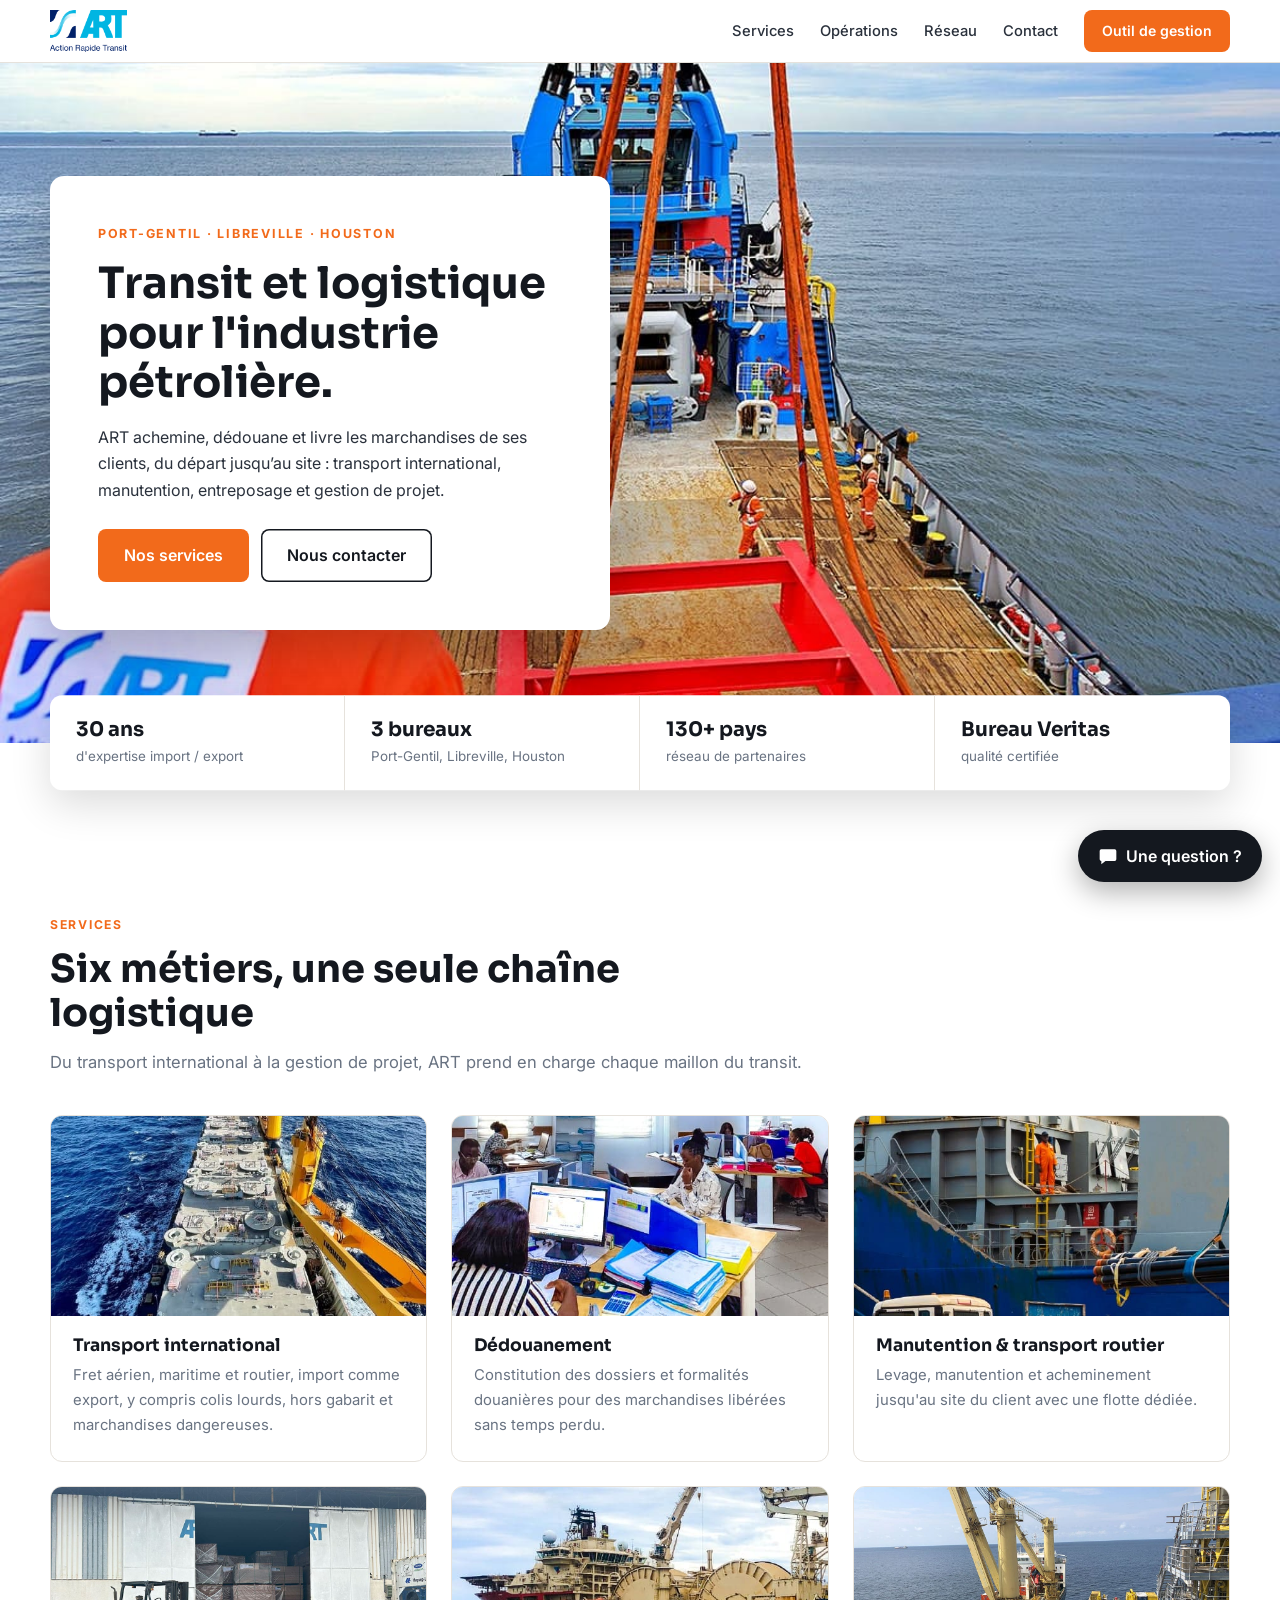
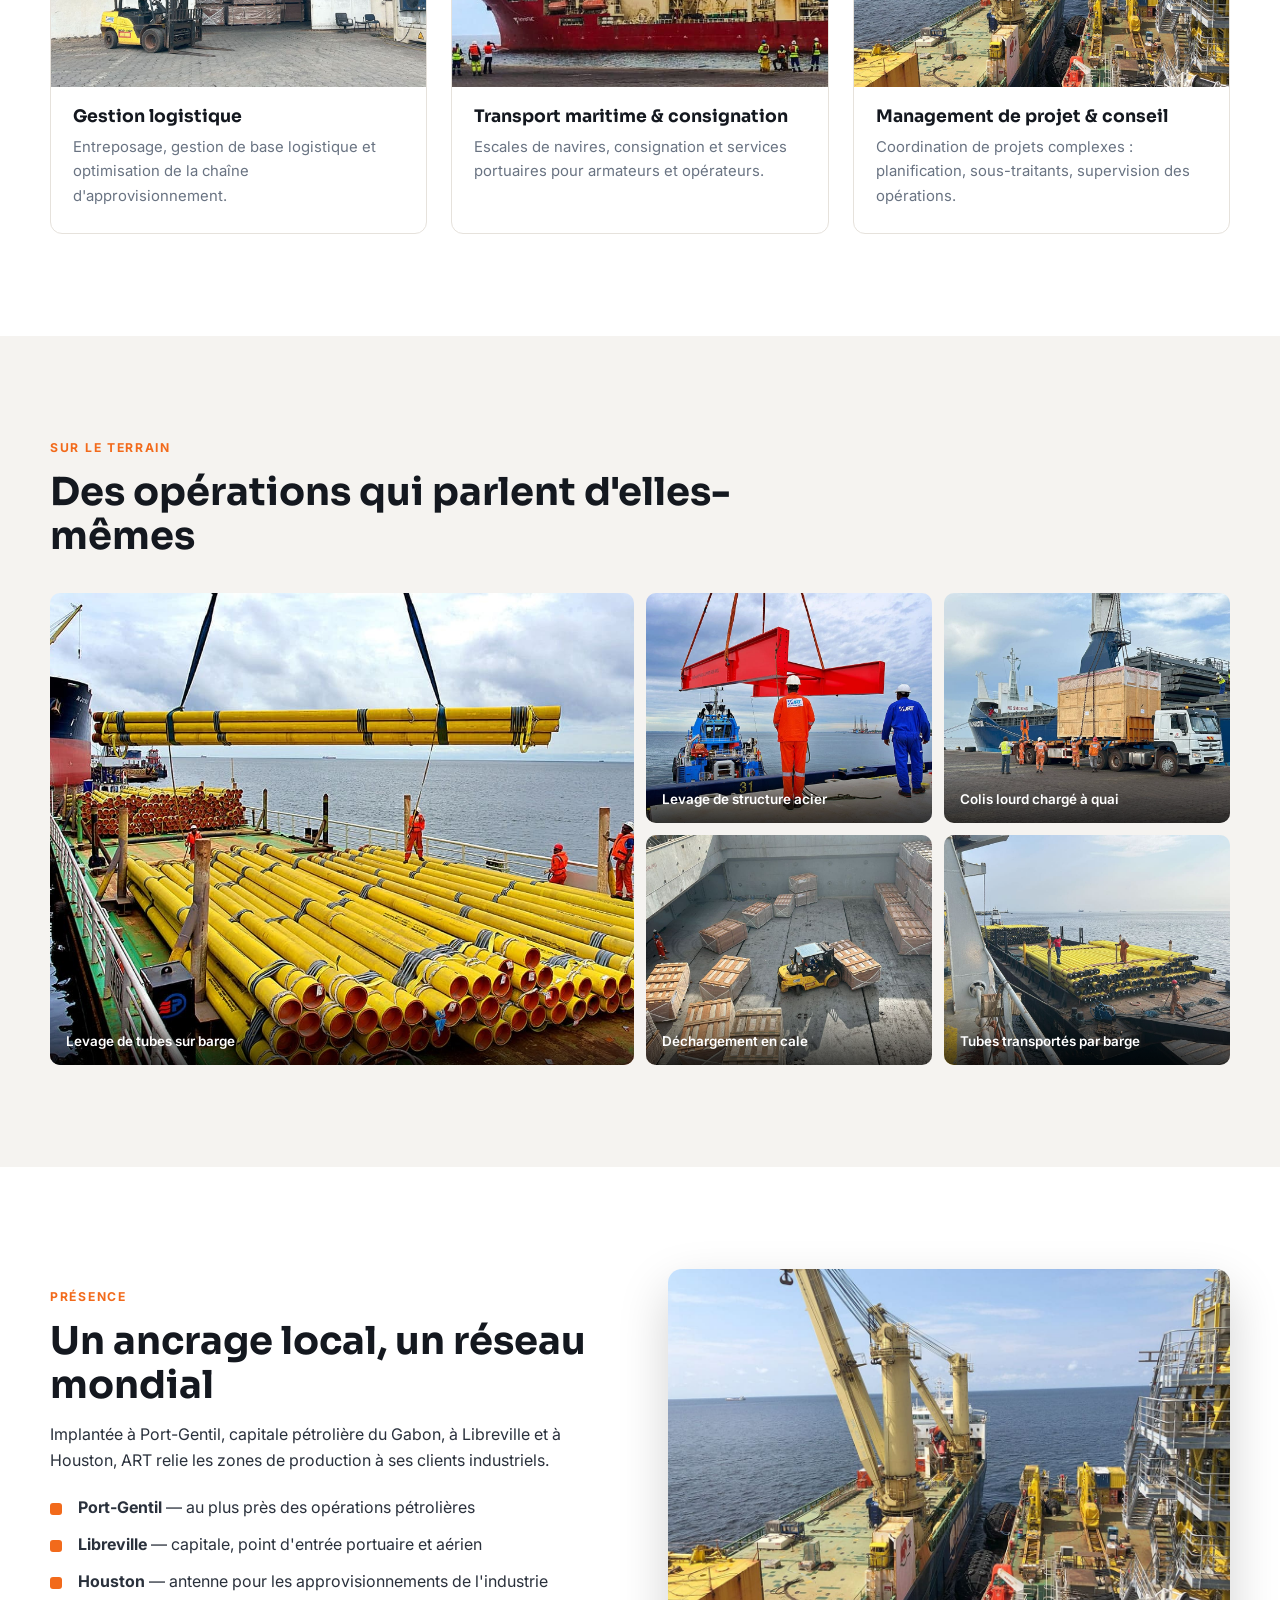
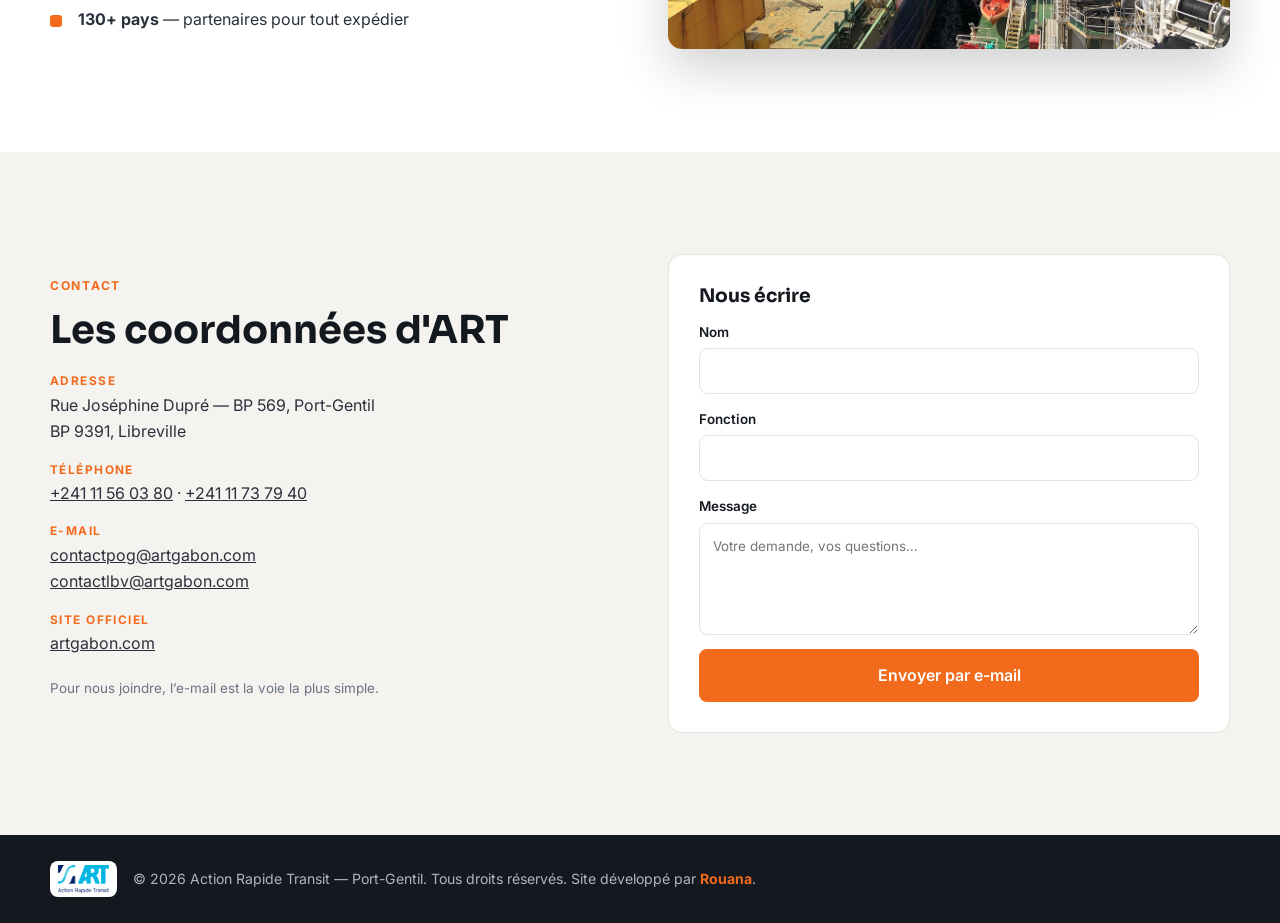
<file: index.html>
<!doctype html>
<html lang="fr">
<head>
<meta charset="utf-8">
<meta name="viewport" content="width=device-width, initial-scale=1">
<title>ART Gabon — Transit & logistique</title>
<meta name="description" content="Action Rapide Transit (ART) : transit, logistique internationale, dédouanement et manutention pour l’industrie pétrolière. Port-Gentil, Libreville, Houston.">
<meta name="theme-color" content="#ffffff">
<meta property="og:title" content="ART Gabon — Transit & logistique">
<meta property="og:description" content="Transit, logistique internationale, dédouanement et manutention pour l’industrie pétrolière.">
<meta property="og:image" content="assets/img/hero.jpg">
<link rel="icon" href="assets/img/logo.png">
<link rel="preconnect" href="https://fonts.googleapis.com">
<link rel="preconnect" href="https://fonts.gstatic.com" crossorigin>
<link href="https://fonts.googleapis.com/css2?family=Inter:wght@400;500;600;700&family=Sora:wght@600;700;800&display=swap" rel="stylesheet">
<link rel="stylesheet" href="assets/css/style.css">
</head>
<body>

<header class="header">
  <a class="brand" href="#accueil" aria-label="ART Gabon — accueil"><img src="assets/img/logo.png" alt="ART — Action Rapide Transit"></a>
  <nav class="nav" id="nav">
    <a href="#services">Services</a>
    <a href="#operations">Opérations</a>
    <a href="#reseau">Réseau</a>
    <a href="#contact">Contact</a>
  </nav>
  <a href="erp.html" class="btn btn--sm header__cta" title="Espace réservé à l’équipe ART">Outil de gestion</a>
  <button class="burger" id="burger" aria-label="Menu" aria-expanded="false"><span></span><span></span></button>
</header>

<main>
<section class="hero" id="accueil">
  <div class="hero__img"></div>
  <div class="wrap hero__wrap">
    <div class="hero__card">
      <p class="eyebrow">Port-Gentil · Libreville · Houston</p>
      <h1>Transit et logistique pour l'industrie pétrolière.</h1>
      <p class="lead">ART achemine, dédouane et livre les marchandises de ses clients, du départ jusqu’au site : transport international, manutention, entreposage et gestion de projet.</p>
      <div class="hero__cta"><a href="#services" class="btn">Nos services</a><a href="#contact" class="btn btn--ghost">Nous contacter</a></div>
    </div>
  </div>
</section>

<ul class="facts wrap">
  <li><b>30 ans</b><span>d'expertise import / export</span></li>
  <li><b>3 bureaux</b><span>Port-Gentil, Libreville, Houston</span></li>
  <li><b>130+ pays</b><span>réseau de partenaires</span></li>
  <li><b>Bureau Veritas</b><span>qualité certifiée</span></li>
</ul>

<section class="section" id="services">
  <div class="wrap">
    <p class="kicker">Services</p>
    <h2>Six métiers, une seule chaîne logistique</h2>
    <p class="sub">Du transport international à la gestion de projet, ART prend en charge chaque maillon du transit.</p>
    <div class="cards">
      <article class="card reveal"><img src="assets/img/svc-international.jpg" alt="Cargo en mer" loading="lazy"><div><h3>Transport international</h3><p>Fret aérien, maritime et routier, import comme export, y compris colis lourds, hors gabarit et marchandises dangereuses.</p></div></article>
      <article class="card reveal"><img src="assets/img/svc-bureau.jpg" alt="Équipe de transit au bureau" loading="lazy"><div><h3>Dédouanement</h3><p>Constitution des dossiers et formalités douanières pour des marchandises libérées sans temps perdu.</p></div></article>
      <article class="card reveal"><img src="assets/img/svc-routier.jpg" alt="Camion ART au pied d'un navire" loading="lazy"><div><h3>Manutention &amp; transport routier</h3><p>Levage, manutention et acheminement jusqu'au site du client avec une flotte dédiée.</p></div></article>
      <article class="card reveal"><img src="assets/img/entrepot.jpg" alt="Entrepôt ART et chariot élévateur" loading="lazy"><div><h3>Gestion logistique</h3><p>Entreposage, gestion de base logistique et optimisation de la chaîne d'approvisionnement.</p></div></article>
      <article class="card reveal"><img src="assets/img/svc-maritime.jpg" alt="Navire de support offshore à quai" loading="lazy"><div><h3>Transport maritime &amp; consignation</h3><p>Escales de navires, consignation et services portuaires pour armateurs et opérateurs.</p></div></article>
      <article class="card reveal"><img src="assets/img/offshore.jpg" alt="Navires de construction offshore" loading="lazy"><div><h3>Management de projet &amp; conseil</h3><p>Coordination de projets complexes : planification, sous-traitants, supervision des opérations.</p></div></article>
    </div>
  </div>
</section>

<section class="section section--tint" id="operations">
  <div class="wrap">
    <p class="kicker">Sur le terrain</p>
    <h2>Des opérations qui parlent d'elles-mêmes</h2>
    <div class="gallery">
      <figure class="g g--big"><img src="assets/img/tubes-levage.jpg" alt="Levage de tubes pétroliers jaunes" loading="lazy"><figcaption>Levage de tubes sur barge</figcaption></figure>
      <figure class="g"><img src="assets/img/levage-acier.jpg" alt="Poutre rouge levée au-dessus d'un navire" loading="lazy"><figcaption>Levage de structure acier</figcaption></figure>
      <figure class="g"><img src="assets/img/colis-port.jpg" alt="Caisse en bois chargée sur un camion" loading="lazy"><figcaption>Colis lourd chargé à quai</figcaption></figure>
      <figure class="g"><img src="assets/img/cale-chariot.jpg" alt="Chariot élévateur dans la cale d'un navire" loading="lazy"><figcaption>Déchargement en cale</figcaption></figure>
      <figure class="g"><img src="assets/img/tubes-barge.jpg" alt="Tubes jaunes sur une barge" loading="lazy"><figcaption>Tubes transportés par barge</figcaption></figure>
    </div>
  </div>
</section>

<section class="section" id="reseau">
  <div class="wrap two">
    <div class="reveal">
      <p class="kicker">Présence</p>
      <h2>Un ancrage local, un réseau mondial</h2>
      <p>Implantée à Port-Gentil, capitale pétrolière du Gabon, à Libreville et à Houston, ART relie les zones de production à ses clients industriels.</p>
      <ul class="ticks">
        <li><b>Port-Gentil</b> — au plus près des opérations pétrolières</li>
        <li><b>Libreville</b> — capitale, point d'entrée portuaire et aérien</li>
        <li><b>Houston</b> — antenne pour les approvisionnements de l'industrie</li>
        <li><b>130+ pays</b> — partenaires pour tout expédier</li>
      </ul>
    </div>
    <div class="photo reveal"><img src="assets/img/offshore.jpg" alt="Opérations offshore au large du Gabon" loading="lazy"></div>
  </div>
</section>


<section class="section section--tint" id="contact">
  <div class="wrap two">
    <div class="reveal">
      <p class="kicker">Contact</p>
      <h2>Les coordonnées d'ART</h2>
      <ul class="contact">
        <li><b>Adresse</b>Rue Joséphine Dupré — BP 569, Port-Gentil<br>BP 9391, Libreville</li>
        <li><b>Téléphone</b><a href="tel:+24111560380">+241 11 56 03 80</a> · <a href="tel:+24111737940">+241 11 73 79 40</a></li>
        <li><b>E-mail</b><a href="mailto:contactpog@artgabon.com">contactpog@artgabon.com</a><br><a href="mailto:contactlbv@artgabon.com">contactlbv@artgabon.com</a></li>
        <li><b>Site officiel</b><a href="https://artgabon.com" target="_blank" rel="noopener">artgabon.com</a></li>
      </ul>
      <p class="hint">Pour nous joindre, l’e-mail est la voie la plus simple.</p>
    </div>
    <form class="form reveal" id="contact-form" data-mail="contactpog@artgabon.com">
      <h3>Nous écrire</h3>
      <label>Nom<input name="nom" required></label>
      <label>Fonction<input name="fonction"></label>
      <label>Message<textarea name="msg" rows="4" placeholder="Votre demande, vos questions…"></textarea></label>
      <button class="btn" type="submit">Envoyer par e-mail</button>
    </form>
  </div>
</section>
</main>

<footer class="footer">
  <div class="wrap footer__in">
    <img src="assets/img/logo.png" alt="Logo ART">
    <p>© 2026 Action Rapide Transit — Port-Gentil. Tous droits réservés. Site développé par <strong>Rouana</strong>.</p>
  </div>
</footer>

<button class="chat__fab" id="chat-fab" aria-label="Une question ?"><svg viewBox="0 0 24 24" width="20" height="20" fill="currentColor"><path d="M4 4h16a2 2 0 0 1 2 2v10a2 2 0 0 1-2 2H9l-5 4v-4a2 2 0 0 1-2-2V6a2 2 0 0 1 2-2z"/></svg><span>Une question ?</span></button>
<section class="chat" id="chat" hidden aria-label="Assistant ART">
  <header><img src="assets/img/logo.png" alt=""><div><b>Assistant ART</b><small>Assistant programmé · réponses instantanées</small></div><button id="chat-x" aria-label="Fermer">×</button></header>
  <div class="chat__log" id="chat-log"></div>
  <div class="chat__chips" id="chat-chips"></div>
  <form id="chat-form"><input id="chat-in" placeholder="Posez votre question…" autocomplete="off"><button aria-label="Envoyer">➤</button></form>
</section>

<script src="assets/js/main.js"></script>
</body>
</html>
</file>
<file: assets/css/style.css>
:root{--ink:#14181f;--text:#2a313c;--muted:#697382;--acc:#f26a1b;--acc-d:#d9560c;--tint:#f5f3f0;--line:#e6e2dc}
*{box-sizing:border-box;margin:0}
html{scroll-behavior:smooth;scroll-padding-top:84px}
body{font-family:Inter,system-ui,sans-serif;color:var(--text);background:#fff;line-height:1.65;overflow-x:hidden}
img{max-width:100%;display:block}a{color:inherit}
h1,h2,h3,h4{font-family:Sora,sans-serif;color:var(--ink);line-height:1.15}
.wrap{width:min(1180px,100% - 40px);margin-inline:auto}
button,input,textarea{font:inherit}

.proposal-bar{background:var(--ink);color:#d9dde4;font-size:.8rem;text-align:center;padding:7px 14px}
.header{position:sticky;top:0;z-index:50;display:flex;align-items:center;gap:26px;padding:10px max(20px,calc((100% - 1180px)/2));background:rgba(255,255,255,.96);backdrop-filter:blur(10px);border-bottom:1px solid var(--line)}
.brand img{height:42px;width:auto}
.nav{display:flex;gap:26px;margin-left:auto}
.nav a{text-decoration:none;font-weight:500;font-size:.92rem;color:var(--text)}
.nav a:hover{color:var(--acc)}
.nav__erp{color:var(--acc)!important;font-weight:700!important}
.btn{display:inline-block;border:0;border-radius:8px;padding:13px 26px;font-weight:600;text-decoration:none;cursor:pointer;background:var(--acc);color:#fff;transition:.2s}
.btn:hover{background:var(--acc-d)}
.btn--sm{padding:9px 18px;font-size:.88rem}
.btn--ghost{background:#fff;color:var(--ink);box-shadow:inset 0 0 0 1.5px var(--ink)}
.btn--ghost:hover{background:var(--ink);color:#fff}
.btn--wide{margin-top:8px}
.burger{display:none;background:none;border:0;width:40px;height:40px;cursor:pointer;position:relative;margin-left:auto}
.burger span{position:absolute;left:8px;right:8px;height:2px;background:var(--ink)}
.burger span:first-child{top:16px}.burger span:last-child{top:24px}

.hero{position:relative;min-height:min(78vh,680px);display:flex;align-items:center}
.hero__img{position:absolute;inset:0;background:url(../img/hero.jpg) 70% center/cover}
.hero__wrap{position:relative;padding:60px 0}
.hero__card{background:#fff;border-radius:14px;padding:clamp(26px,4vw,48px);max-width:560px;box-shadow:0 24px 60px rgba(0,0,0,.25)}
.eyebrow{color:var(--acc);font-weight:700;font-size:.78rem;letter-spacing:.14em;text-transform:uppercase;margin-bottom:14px}
.hero h1{font-size:clamp(1.8rem,3.6vw,2.7rem);font-weight:700}
.lead{margin:16px 0 26px;color:var(--text)}
.hero__cta{display:flex;gap:12px;flex-wrap:wrap}
.facts{list-style:none;padding:0;display:grid;grid-template-columns:repeat(4,1fr);gap:0;transform:translateY(-50%);background:#fff;border-radius:12px;box-shadow:0 14px 40px rgba(0,0,0,.14);position:relative;margin-bottom:-26px}
.facts li{padding:22px 26px;border-right:1px solid var(--line)}.facts li:last-child{border:0}
.facts b{display:block;font:700 1.25rem Sora,sans-serif;color:var(--ink)}.facts span{font-size:.84rem;color:var(--muted)}

.section{padding:clamp(60px,8vw,104px) 0}
.section--tint{background:var(--tint)}
.section--dark{background:var(--ink);color:#c9ced8}
.section--dark h2{color:#fff}
.kicker{font-weight:700;letter-spacing:.14em;text-transform:uppercase;font-size:.76rem;color:var(--acc);margin-bottom:12px}
.kicker--light{color:#ff9d62}
h2{font-size:clamp(1.65rem,3.2vw,2.4rem);margin-bottom:14px;max-width:20em}
.sub{max-width:46em;color:var(--muted);font-size:1.04rem;margin-bottom:38px}
.sub--light{color:#aeb6c4}.sub--light strong{color:#fff}
.two{display:grid;grid-template-columns:1fr 1fr;gap:56px;align-items:center}

.cards{display:grid;grid-template-columns:repeat(3,1fr);gap:24px}
.card{background:#fff;border:1px solid var(--line);border-radius:12px;overflow:hidden;transition:.3s}
.card:hover{transform:translateY(-5px);box-shadow:0 18px 40px rgba(0,0,0,.1)}
.card img{height:200px;width:100%;object-fit:cover}
.card div{padding:20px 22px 24px}
.card h3{font-size:1.08rem;margin-bottom:8px}
.card p{color:var(--muted);font-size:.93rem}

.gallery{display:grid;grid-template-columns:repeat(4,1fr);grid-auto-rows:230px;gap:12px;margin-top:34px}
.g{position:relative;border-radius:10px;overflow:hidden;cursor:zoom-in}
.g img{width:100%;height:100%;object-fit:cover;transition:transform .6s}
.g:hover img{transform:scale(1.06)}
.g--big{grid-column:span 2;grid-row:span 2}
.g figcaption{position:absolute;left:0;right:0;bottom:0;padding:30px 16px 12px;font-size:.84rem;font-weight:600;color:#fff;background:linear-gradient(transparent,rgba(0,0,0,.7))}

.ticks{list-style:none;padding:0;margin-top:20px;display:grid;gap:11px}
.ticks li{padding-left:28px;position:relative}
.ticks li::before{content:"";position:absolute;left:0;top:9px;width:12px;height:12px;border-radius:3px;background:var(--acc)}
.photo img{border-radius:14px;width:100%;height:380px;object-fit:cover;box-shadow:0 20px 50px rgba(0,0,0,.18)}

.mods{display:flex;flex-wrap:wrap;gap:10px;margin-bottom:26px}
.mods span{border:1px solid rgba(255,255,255,.22);border-radius:99px;padding:7px 16px;font-size:.86rem;color:#fff}
.browser{border-radius:12px;overflow:hidden;background:#fff;box-shadow:0 30px 80px rgba(0,0,0,.5)}
.browser__bar{display:flex;align-items:center;gap:7px;background:#e9ebef;padding:10px 14px;font-size:.78rem;color:#555}
.browser__bar i{width:10px;height:10px;border-radius:50%;background:#c3c8d0}
.browser__bar span{flex:1;text-align:center;background:#fff;border-radius:6px;padding:3px 10px;margin:0 10px}
.browser__bar a{color:var(--acc-d);font-weight:600;text-decoration:none;white-space:nowrap}
.browser iframe{display:block;width:100%;height:600px;border:0}
.hint{font-size:.84rem;color:var(--muted);margin:12px 0}.hint--light{color:#8d95a3}
.benefits{display:grid;grid-template-columns:repeat(4,1fr);gap:20px;margin-top:56px}
.benefits>div{border-top:2px solid var(--acc);padding-top:16px}
.benefits h4{color:#fff;font-size:1.02rem;margin-bottom:6px}.benefits p{font-size:.9rem;color:#aeb6c4}

.steps{list-style:none;padding:0;display:grid;grid-template-columns:repeat(5,1fr);gap:16px}
.steps li{background:var(--tint);border-radius:12px;padding:22px 20px}
.steps span{display:grid;place-items:center;width:36px;height:36px;border-radius:50%;background:var(--acc);color:#fff;font:700 .95rem Sora,sans-serif;margin-bottom:12px}
.steps h4{font-size:1rem;margin-bottom:6px}.steps p{font-size:.87rem;color:var(--muted)}
.note-box{margin-top:28px;padding:18px 22px;border-radius:12px;border:1px solid var(--line);border-left:4px solid var(--acc);font-size:.93rem}

.contact{list-style:none;padding:0;display:grid;gap:16px;margin:20px 0}
.contact b{display:block;color:var(--acc);font-size:.74rem;letter-spacing:.12em;text-transform:uppercase}
.form{background:#fff;padding:30px;border-radius:14px;border:1px solid var(--line);display:grid;gap:14px}
.form label{display:grid;gap:5px;font-weight:600;font-size:.84rem;color:var(--ink)}
.form input,.form textarea{border:1.5px solid var(--line);border-radius:9px;padding:11px 13px;width:100%;font-weight:400}
.form input:focus,.form textarea:focus{outline:0;border-color:var(--acc)}

.footer{background:var(--ink);color:#aeb6c4;padding:26px 0;font-size:.88rem}
.footer__in{display:flex;align-items:center;gap:16px}
.footer img{height:36px;background:#fff;border-radius:8px;padding:4px 8px}
.footer strong{color:var(--acc)}

.chat__fab{position:fixed;right:18px;bottom:18px;z-index:60;display:flex;align-items:center;gap:8px;background:var(--ink);color:#fff;border:0;border-radius:99px;padding:13px 20px;font-weight:600;cursor:pointer;box-shadow:0 10px 28px rgba(0,0,0,.3)}
.chat{position:fixed;right:18px;bottom:18px;z-index:70;width:min(380px,calc(100vw - 36px));height:min(540px,calc(100vh - 36px));background:#fff;border-radius:16px;box-shadow:0 20px 60px rgba(0,0,0,.35);display:flex;flex-direction:column;overflow:hidden}
.chat[hidden],.chat__fab[hidden]{display:none}
.chat header{display:flex;align-items:center;gap:12px;background:var(--ink);color:#fff;padding:13px 16px}
.chat header img{height:28px;background:#fff;border-radius:6px;padding:3px 6px}
.chat header div{flex:1}.chat header small{display:block;color:#aeb6c4;font-size:.72rem}
.chat header button{background:none;border:0;color:#fff;font-size:1.6rem;cursor:pointer;line-height:1}
.chat__log{flex:1;overflow:auto;padding:16px;display:flex;flex-direction:column;gap:10px;background:var(--tint)}
.msg{max-width:86%;padding:10px 14px;border-radius:12px;font-size:.9rem}
.msg.bot{background:#fff;border:1px solid var(--line);align-self:flex-start}
.msg.me{background:var(--ink);color:#fff;align-self:flex-end}
.msg a{color:var(--acc-d);font-weight:700}
.chat__chips{display:flex;flex-wrap:wrap;gap:6px;padding:8px 12px;border-top:1px solid var(--line)}
.chat__chips button{border:1px solid var(--acc);background:#fff;color:var(--acc-d);border-radius:99px;padding:6px 12px;font-size:.78rem;font-weight:600;cursor:pointer}
.chat form{display:flex;gap:8px;padding:10px 12px;border-top:1px solid var(--line)}
.chat form input{flex:1;border:1.5px solid var(--line);border-radius:9px;padding:9px 12px;min-width:0}
.chat form button{background:var(--acc);color:#fff;border:0;border-radius:9px;width:44px;cursor:pointer}

.lb{position:fixed;inset:0;z-index:100;background:rgba(0,0,0,.92);display:grid;place-items:center;padding:20px;cursor:zoom-out}
.lb img{max-height:90vh;border-radius:8px}
.reveal{opacity:0;transform:translateY(22px);transition:.7s}.reveal.in{opacity:1;transform:none}

@media (max-width:980px){
  .cards{grid-template-columns:repeat(2,1fr)}.benefits{grid-template-columns:repeat(2,1fr)}.steps{grid-template-columns:repeat(2,1fr)}
  .facts{grid-template-columns:repeat(2,1fr)}.facts li:nth-child(2){border-right:0}.facts li:nth-child(-n+2){border-bottom:1px solid var(--line)}
  .gallery{grid-template-columns:repeat(2,1fr)}.two{grid-template-columns:1fr;gap:34px}
}
@media (max-width:760px){
  .burger{display:block;margin-left:0}.header__cta{margin-left:auto;padding:8px 14px;font-size:.82rem}.brand img{height:36px}.header{gap:12px}
  .nav{position:absolute;top:100%;left:0;right:0;flex-direction:column;gap:0;background:#fff;padding:6px 20px 18px;border-bottom:1px solid var(--line);visibility:hidden;opacity:0;transform:translateY(-8px);transition:.25s;margin:0}
  .nav.open{visibility:visible;opacity:1;transform:none}
  .nav a{padding:13px 0;border-bottom:1px solid var(--line)}
  .cards,.benefits,.steps{grid-template-columns:1fr}
  .gallery{grid-auto-rows:180px}
  .hero{min-height:0;display:block}
  .hero__img{position:relative;height:300px;inset:auto;background-position:40% center}
  .hero__wrap{padding:0;margin-top:-50px}
  .browser iframe{height:520px}
  .chat__fab span{display:none}.chat__fab{padding:15px}
  .footer__in{flex-direction:column;text-align:center}
  .proposal-bar{font-size:.74rem}
  .facts{transform:none;margin:30px auto 0}
}
@media (prefers-reduced-motion:reduce){*{transition:none!important;scroll-behavior:auto!important}.reveal{opacity:1;transform:none}}
</file>
